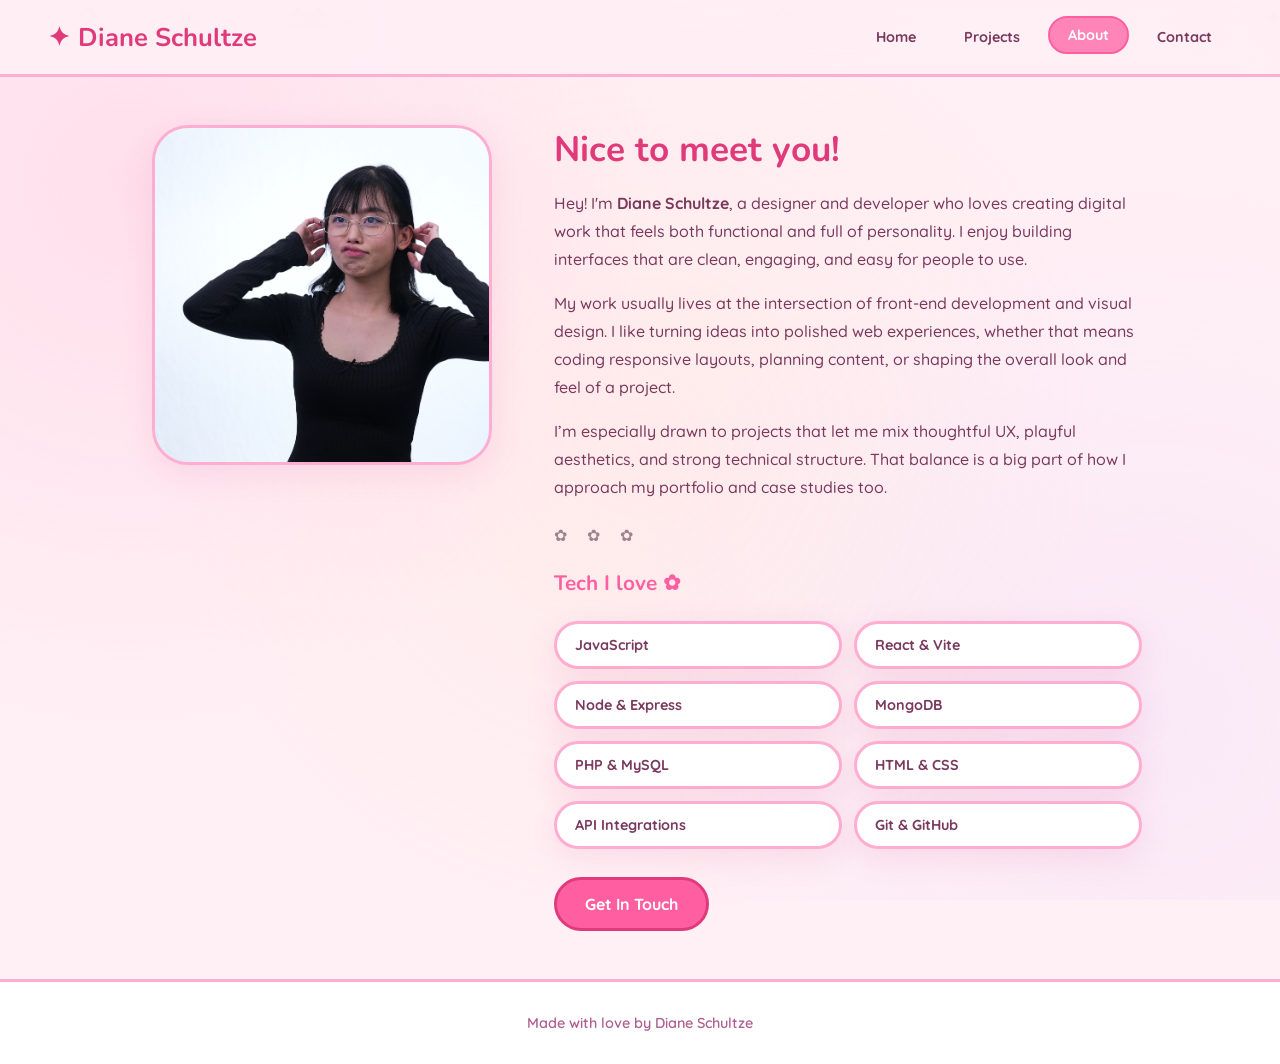
<file: about.html>
<!DOCTYPE html>
<html lang="en">
<head>
  <meta charset="UTF-8">
  <meta name="viewport" content="width=device-width, initial-scale=1.0">
  <title>Diane Schultze | About</title>
  <link rel="stylesheet" href="styles/main.css">
</head>
<body>
  <div class="floaties" id="floaties"></div>

  <nav>
    <a class="nav-logo" href="index.html"><span>✦</span> Diane Schultze</a>
    <div class="nav-links">
      <a href="index.html">Home</a>
      <a href="projects.html">Projects</a>
      <a href="about.html" class="active">About</a>
      <a href="contact.html">Contact</a>
    </div>
  </nav>

  <main class="section fade-in">
    <div class="about-grid">
      <div>
        <div class="about-avatar" style="object-fit:cover;overflow:hidden;">
          <img src="assets/me/about.JPG" alt="Diane Schultze profile picture" style="width:100%;height:100%;object-fit:cover; position: center;">
        </div>
      </div>

      <div class="about-content">
        <h2>Nice to meet you!</h2>
        <p>Hey! I'm <strong>Diane Schultze</strong>, a designer and developer who loves creating digital work that feels both functional and full of personality. I enjoy building interfaces that are clean, engaging, and easy for people to use.</p>
        <p>My work usually lives at the intersection of front-end development and visual design. I like turning ideas into polished web experiences, whether that means coding responsive layouts, planning content, or shaping the overall look and feel of a project.</p>
        <p>I’m especially drawn to projects that let me mix thoughtful UX, playful aesthetics, and strong technical structure. That balance is a big part of how I approach my portfolio and case studies too.</p>

        <div class="kawaii-divider" style="text-align:left;padding:8px 0;font-size:1rem;letter-spacing:8px;">✿ ✿ ✿</div>

        <h3 style="font-family:'Nunito',cursive;color:var(--pink-500);font-size:1.3rem;margin:16px 0 12px;">Tech I love ✿</h3>

        <div class="skills-grid">
          <div class="skill-pill">JavaScript</div>
          <div class="skill-pill">React & Vite</div>
          <div class="skill-pill">Node & Express</div>
          <div class="skill-pill">MongoDB</div>
          <div class="skill-pill">PHP & MySQL</div>
          <div class="skill-pill">HTML & CSS</div>
          <div class="skill-pill">API Integrations</div>
          <div class="skill-pill">Git & GitHub</div>
        </div>

        <div style="margin-top:28px;display:flex;gap:12px;flex-wrap:wrap;">
          <a class="btn btn-primary" href="contact.html">Get In Touch</a>
        </div>
      </div>
    </div>
  </main>

  <footer>
    <p>Made with love by Diane Schultze</p>
  </footer>


  <script src="scripts/main.js"></script>
</body>
</html>
</file>
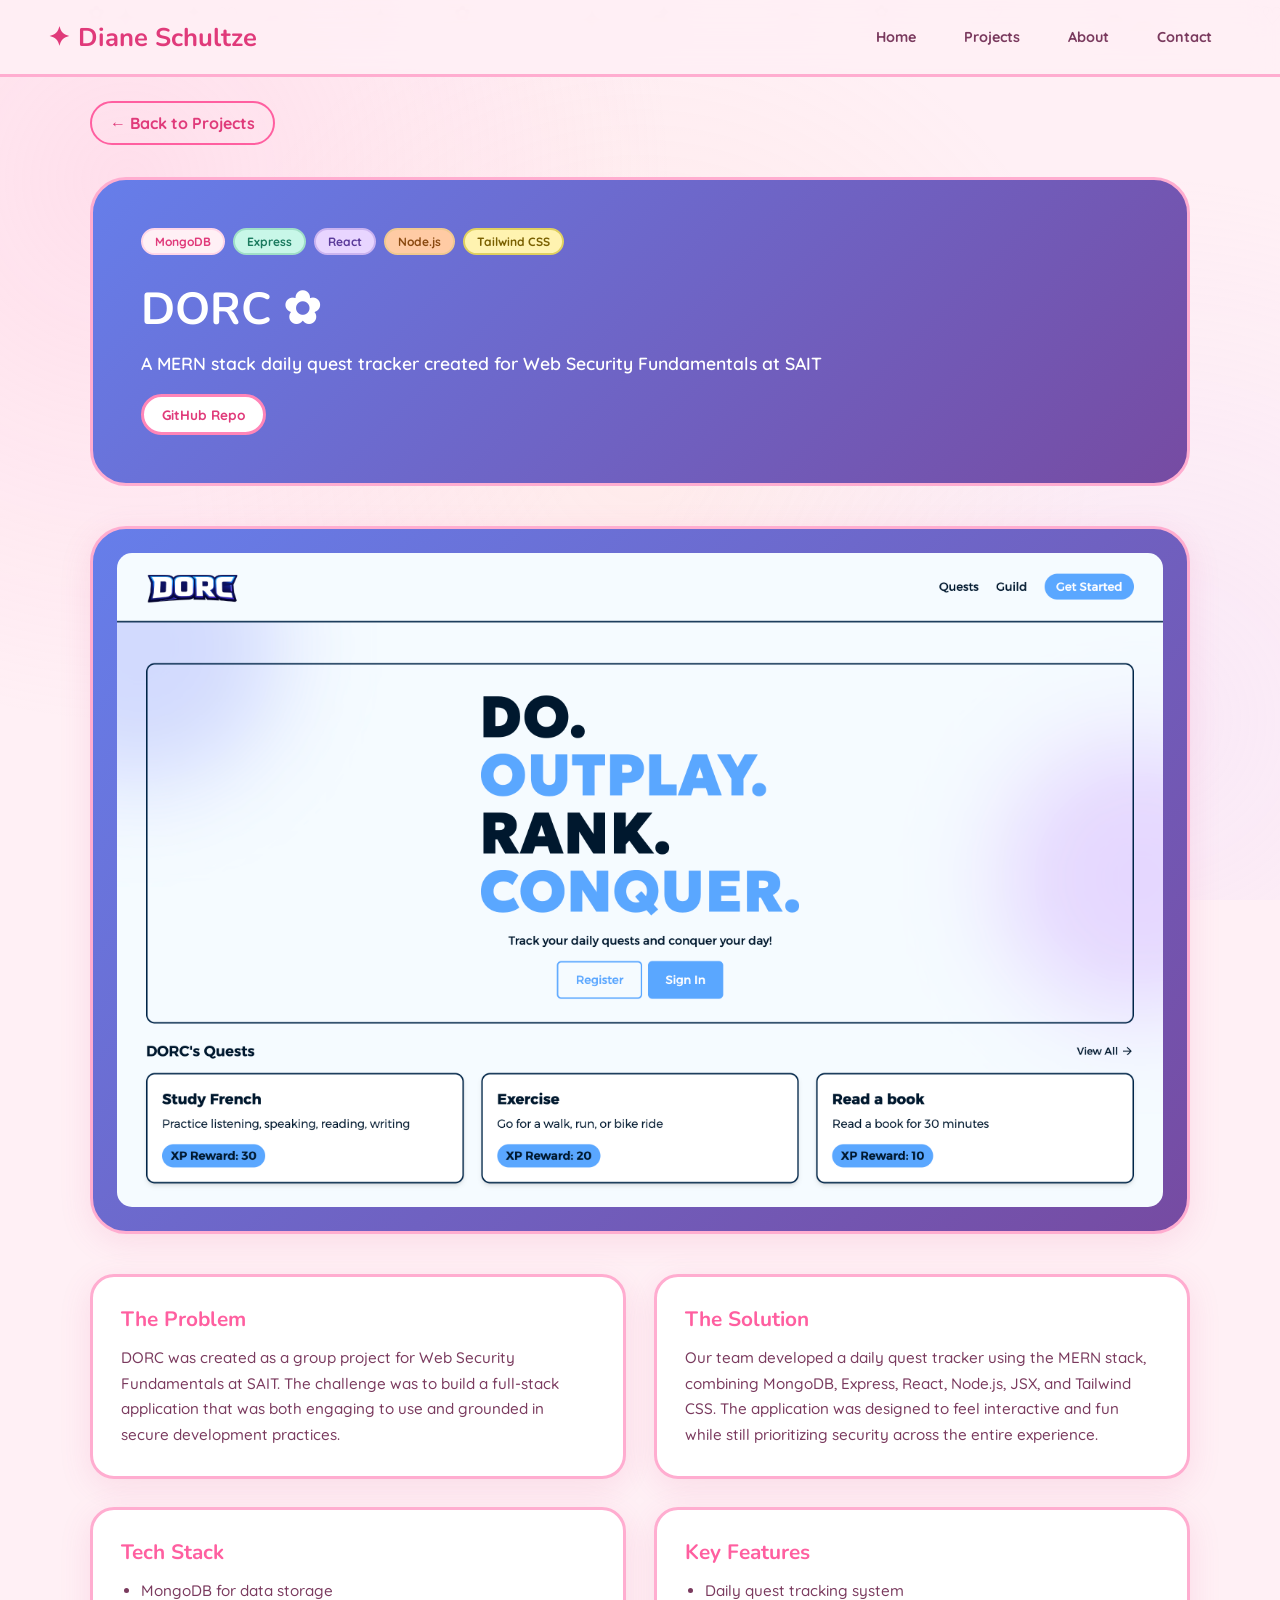
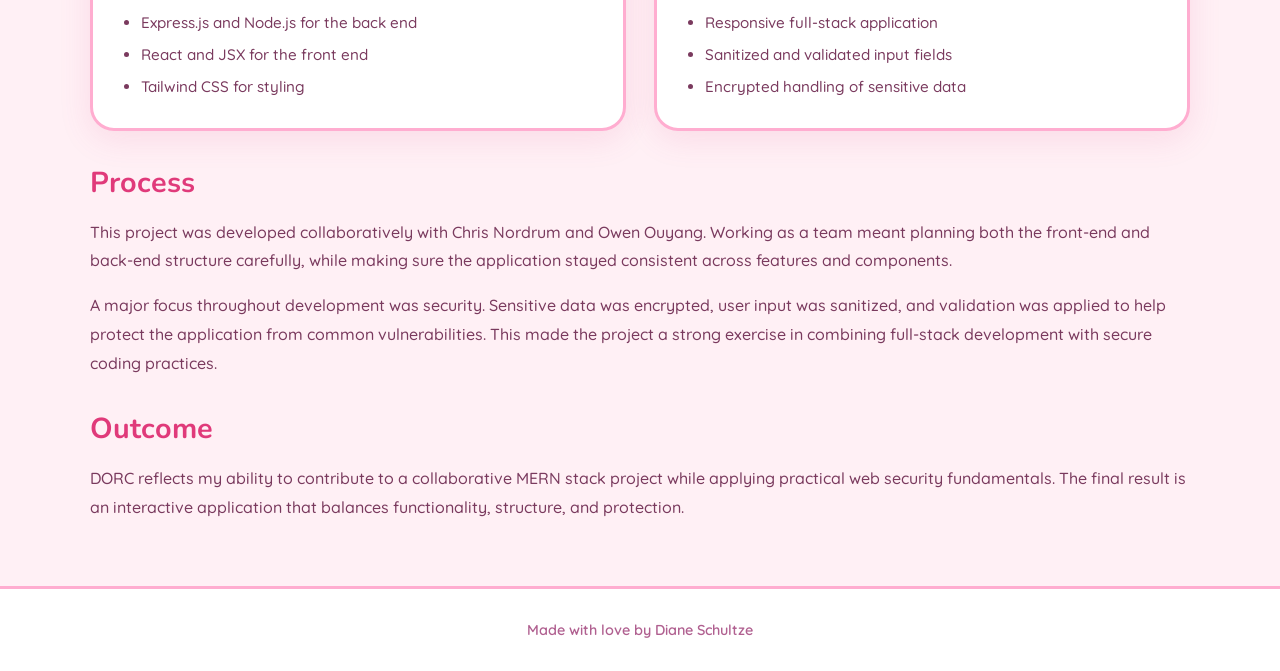
<file: case-studies/dorc.html>
<!DOCTYPE html>
<html lang="en">
<head>
  <meta charset="UTF-8">
  <meta name="viewport" content="width=device-width, initial-scale=1.0">
  <title>Diane Schultze | DORC</title>
  <link rel="stylesheet" href="../styles/main.css">
</head>
<body>
  <div class="floaties" id="floaties"></div>

  <nav>
    <a class="nav-logo" href="../index.html"><span>✦</span> Diane Schultze</a>
    <div class="nav-links">
      <a href="../index.html">Home</a>
      <a href="../projects.html">Projects</a>
      <a href="../about.html">About</a>
      <a href="../contact.html">Contact</a>
    </div>
  </nav>

  <div class="container">
    <a class="back-btn" href="../projects.html">← Back to Projects</a>
  </div>

  <section class="case-hero-wrap">
    <div class="container">
      <div class="case-hero grad-dorc fade-in">
        <div class="case-tags">
          <span class="tag">MongoDB</span>
          <span class="tag teal">Express</span>
          <span class="tag lav">React</span>
          <span class="tag peach">Node.js</span>
          <span class="tag yel">Tailwind CSS</span>
        </div>
        <h1 style="color: white;">DORC ✿</h1>
        <p style="color: white;" class="subtitle">A MERN stack daily quest tracker created for Web Security Fundamentals at SAIT</p>
        <div class="case-links">
          <a href="https://github.com/chrisnordrum/dorc-app" target="_blank" rel="noreferrer" class="btn btn-outline btn-sm">GitHub Repo</a>
        </div>
      </div>
    </div>
  </section>

  <section class="case-mockup">
    <div class="container">
      <div class="mockup-img grad-dorc">
        <img src="../assets/heroImg/dorc.png" alt="DORC Application Mockup Image" style="border-radius: 15px;">
      </div>
    </div>
  </section>

  <main class="case-content">
    <div class="container">
      <div class="case-grid stagger">
        <div class="case-box">
          <h3>The Problem</h3>
          <p>
            DORC was created as a group project for Web Security Fundamentals at SAIT. The challenge was to build a full-stack application that was both engaging to use and grounded in secure development practices.
          </p>
        </div>

        <div class="case-box">
          <h3>The Solution</h3>
          <p>
            Our team developed a daily quest tracker using the MERN stack, combining MongoDB, Express, React, Node.js, JSX, and Tailwind CSS. The application was designed to feel interactive and fun while still prioritizing security across the entire experience.
          </p>
        </div>

        <div class="case-box">
          <h3>Tech Stack</h3>
          <ul>
            <li>MongoDB for data storage</li>
            <li>Express.js and Node.js for the back end</li>
            <li>React and JSX for the front end</li>
            <li>Tailwind CSS for styling</li>
          </ul>
        </div>

        <div class="case-box">
          <h3>Key Features</h3>
          <ul>
            <li>Daily quest tracking system</li>
            <li>Responsive full-stack application</li>
            <li>Sanitized and validated input fields</li>
            <li>Encrypted handling of sensitive data</li>
          </ul>
        </div>
      </div>

      <h2 class="case-section-title">Process</h2>
      <p class="case-text">
        This project was developed collaboratively with Chris Nordrum and Owen Ouyang. Working as a team meant planning both the front-end and back-end structure carefully, while making sure the application stayed consistent across features and components.
      </p>
      <p class="case-text">
        A major focus throughout development was security. Sensitive data was encrypted, user input was sanitized, and validation was applied to help protect the application from common vulnerabilities. This made the project a strong exercise in combining full-stack development with secure coding practices.
      </p>

      <h2 class="case-section-title">Outcome</h2>
      <p class="case-text">
        DORC reflects my ability to contribute to a collaborative MERN stack project while applying practical web security fundamentals. The final result is an interactive application that balances functionality, structure, and protection.
      </p>
    </div>
  </main>

  <footer>
    <p>Made with love by Diane Schultze</p>
  </footer>

  <script src="../scripts/main.js"></script>
</body>
</html>
</file>
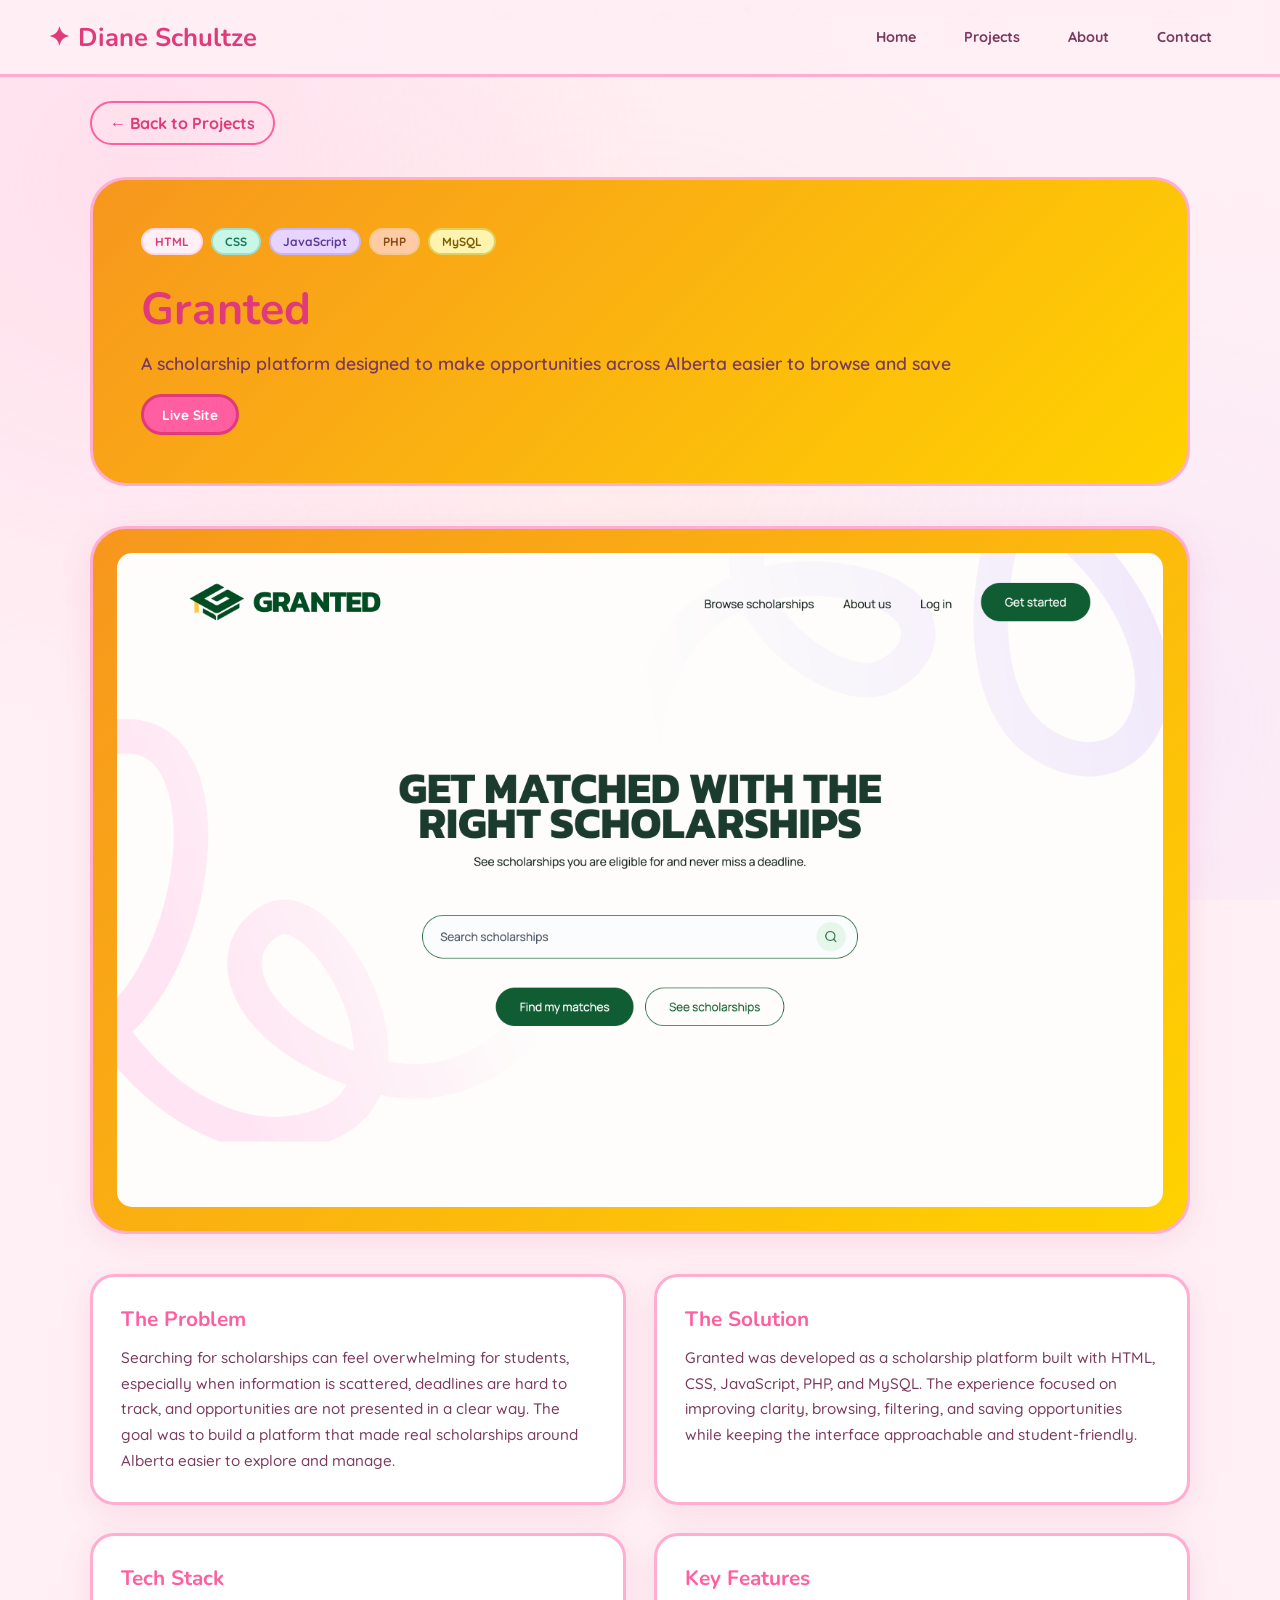
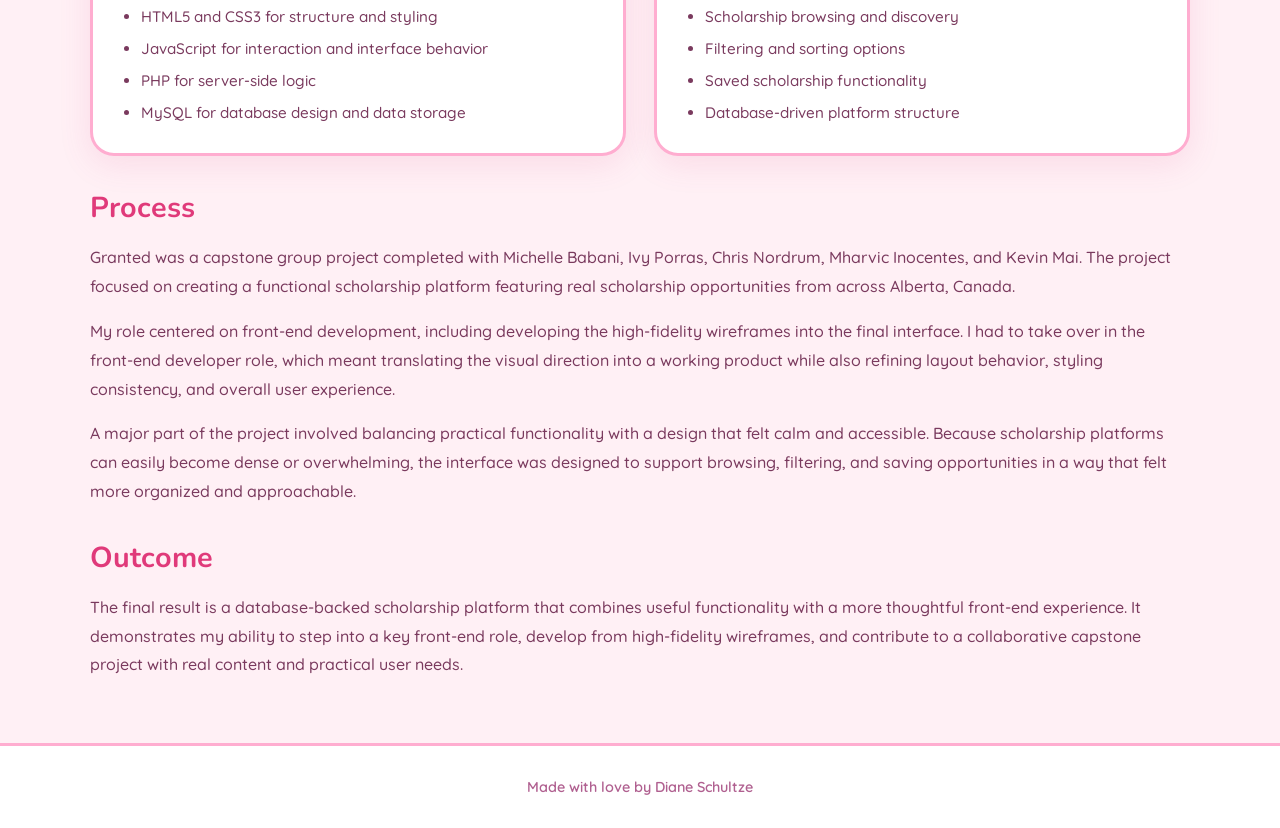
<file: case-studies/granted.html>
<!DOCTYPE html>
<html lang="en">
<head>
  <meta charset="UTF-8">
  <meta name="viewport" content="width=device-width, initial-scale=1.0">
  <title>Diane Schultze | Granted</title>
  <link rel="stylesheet" href="../styles/main.css">
</head>
<body>
  <div class="floaties" id="floaties"></div>

  <nav>
    <a class="nav-logo" href="../index.html"><span>✦</span> Diane Schultze</a>
    <div class="nav-links">
      <a href="../index.html">Home</a>
      <a href="../projects.html">Projects</a>
      <a href="../about.html">About</a>
      <a href="../contact.html">Contact</a>
    </div>
  </nav>

  <div class="container back-btn-wrap">
    <a class="back-btn" href="../projects.html">← Back to Projects</a>
  </div>

  <section class="case-hero-wrap">
    <div class="container">
      <div class="case-hero grad-granted fade-in">
        <div class="case-tags">
          <span class="tag">HTML</span>
          <span class="tag teal">CSS</span>
          <span class="tag lav">JavaScript</span>
          <span class="tag peach">PHP</span>
          <span class="tag yel">MySQL</span>
        </div>

        <h1>Granted</h1>
        <p class="subtitle">A scholarship platform designed to make opportunities across Alberta easier to browse and save</p>

        <div class="case-links">
          <a href="https://dev.interactivedesign.ca/~minocentes/grantedv3/" target="_blank" rel="noreferrer" class="btn btn-primary btn-sm">Live Site</a>
        </div>
      </div>
    </div>
  </section>

  <section class="case-mockup">
    <div class="container">
      <div class="mockup-img grad-granted">
        <img src="../assets/heroImg/granted.png" alt="Granted scholarship platform mockup image" style="border-radius: 15px;">
      </div>
    </div>
  </section>

  <main class="case-content">
    <div class="container">
      <div class="case-grid stagger">
        <div class="case-box">
          <h3>The Problem</h3>
          <p>Searching for scholarships can feel overwhelming for students, especially when information is scattered, deadlines are hard to track, and opportunities are not presented in a clear way. The goal was to build a platform that made real scholarships around Alberta easier to explore and manage.</p>
        </div>

        <div class="case-box">
          <h3>The Solution</h3>
          <p>Granted was developed as a scholarship platform built with HTML, CSS, JavaScript, PHP, and MySQL. The experience focused on improving clarity, browsing, filtering, and saving opportunities while keeping the interface approachable and student-friendly.</p>
        </div>

        <div class="case-box">
          <h3>Tech Stack</h3>
          <ul>
            <li>HTML5 and CSS3 for structure and styling</li>
            <li>JavaScript for interaction and interface behavior</li>
            <li>PHP for server-side logic</li>
            <li>MySQL for database design and data storage</li>
          </ul>
        </div>

        <div class="case-box">
          <h3>Key Features</h3>
          <ul>
            <li>Scholarship browsing and discovery</li>
            <li>Filtering and sorting options</li>
            <li>Saved scholarship functionality</li>
            <li>Database-driven platform structure</li>
          </ul>
        </div>
      </div>

      <h2 class="case-section-title">Process</h2>
      <p class="case-text">
        Granted was a capstone group project completed with Michelle Babani, Ivy Porras, Chris Nordrum, Mharvic Inocentes, and Kevin Mai. The project focused on creating a functional scholarship platform featuring real scholarship opportunities from across Alberta, Canada.
      </p>
      <p class="case-text">
        My role centered on front-end development, including developing the high-fidelity wireframes into the final interface. I had to take over in the front-end developer role, which meant translating the visual direction into a working product while also refining layout behavior, styling consistency, and overall user experience.
      </p>
      <p class="case-text">
        A major part of the project involved balancing practical functionality with a design that felt calm and accessible. Because scholarship platforms can easily become dense or overwhelming, the interface was designed to support browsing, filtering, and saving opportunities in a way that felt more organized and approachable.
      </p>

      <h2 class="case-section-title">Outcome</h2>
      <p class="case-text">
        The final result is a database-backed scholarship platform that combines useful functionality with a more thoughtful front-end experience. It demonstrates my ability to step into a key front-end role, develop from high-fidelity wireframes, and contribute to a collaborative capstone project with real content and practical user needs.
      </p>
    </div>
  </main>

  <footer>
    <p>Made with love by Diane Schultze</p>
  </footer>

  <script src="../scripts/main.js"></script>
</body>
</html>
</file>
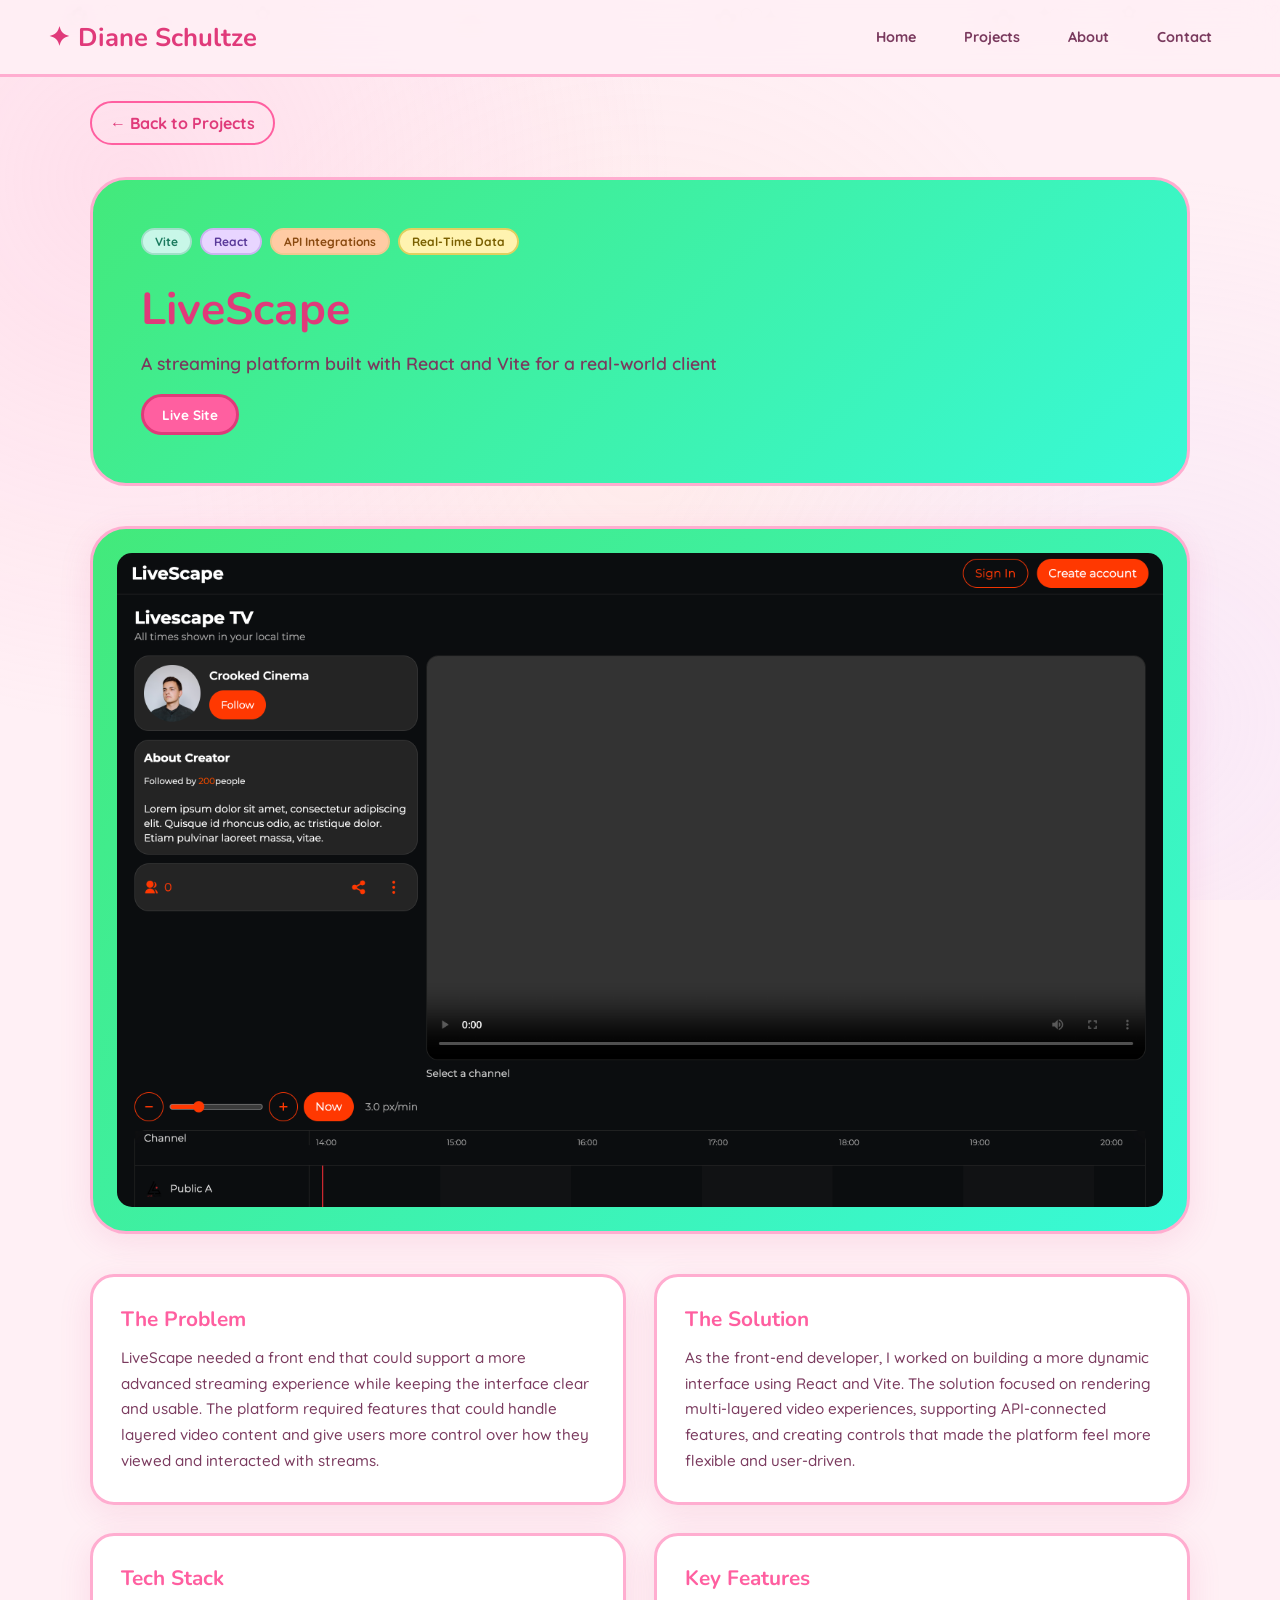
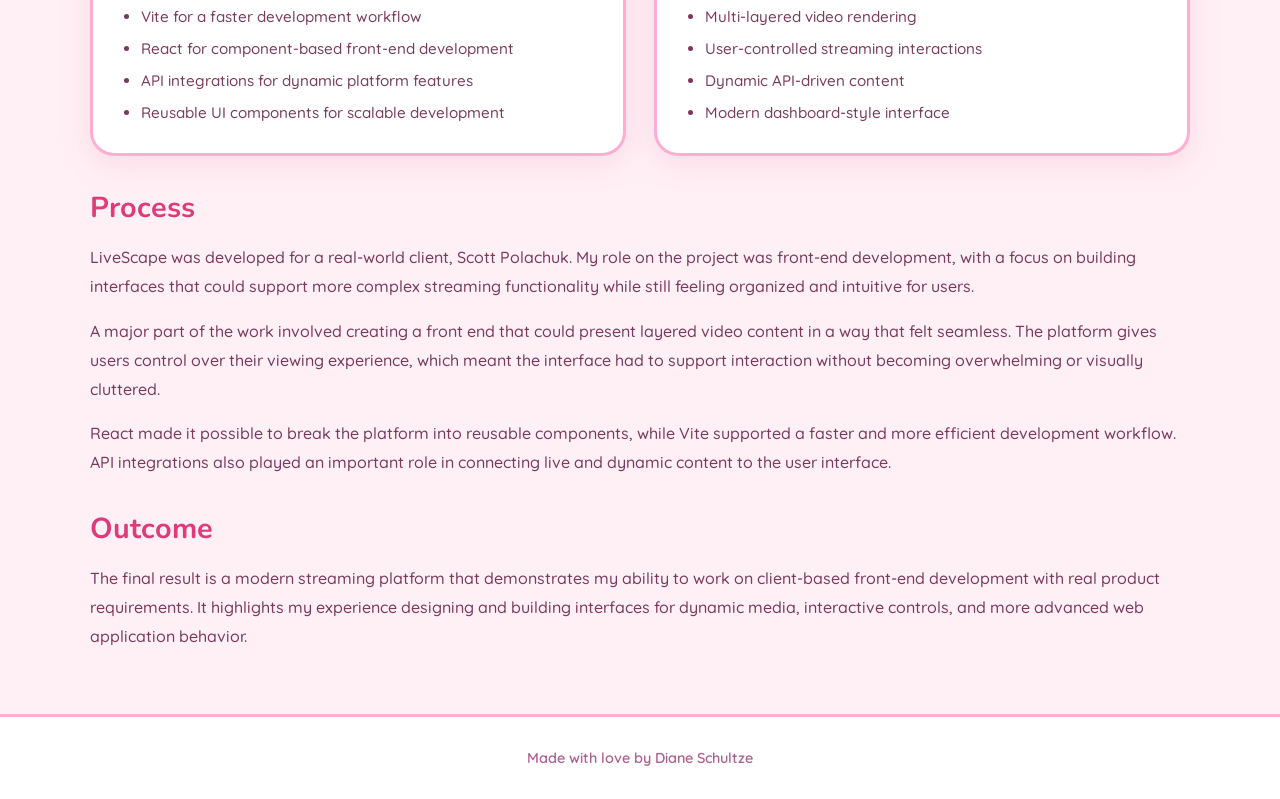
<file: case-studies/livescape.html>
<!DOCTYPE html>
<html lang="en">
<head>
  <meta charset="UTF-8">
  <meta name="viewport" content="width=device-width, initial-scale=1.0">
  <title>Diane Schultze | LiveScape</title>
  <link rel="stylesheet" href="../styles/main.css">
</head>
<body>
  <div class="floaties" id="floaties"></div>

  <nav>
    <a class="nav-logo" href="../index.html"><span>✦</span> Diane Schultze</a>
    <div class="nav-links">
      <a href="../index.html">Home</a>
      <a href="../projects.html">Projects</a>
      <a href="../about.html">About</a>
      <a href="../contact.html">Contact</a>
    </div>
  </nav>

  <div class="container back-btn-wrap">
    <a class="back-btn" href="../projects.html">← Back to Projects</a>
  </div>

  <section class="case-hero-wrap">
    <div class="container">
      <div class="case-hero grad-livescape fade-in">
        <div class="case-tags">
          <span class="tag teal">Vite</span>
          <span class="tag lav">React</span>
          <span class="tag peach">API Integrations</span>
          <span class="tag yel">Real-Time Data</span>
        </div>

        <h1>LiveScape</h1>
        <p class="subtitle">A streaming platform built with React and Vite for a real-world client</p>

        <div class="case-links">
          <a href="https://livescape.tv/" target="_blank" rel="noreferrer" class="btn btn-primary btn-sm">Live Site</a>
        </div>
      </div>
    </div>
  </section>

  <section class="case-mockup">
    <div class="container">
      <div class="mockup-img grad-livescape">
        <img src="../assets/heroImg/livescape.png" alt="LiveScape application mockup image" style="border-radius: 15px;">
      </div>
    </div>
  </section>

  <main class="case-content">
    <div class="container">
      <div class="case-grid stagger">
        <div class="case-box">
          <h3>The Problem</h3>
          <p>LiveScape needed a front end that could support a more advanced streaming experience while keeping the interface clear and usable. The platform required features that could handle layered video content and give users more control over how they viewed and interacted with streams.</p>
        </div>

        <div class="case-box">
          <h3>The Solution</h3>
          <p>As the front-end developer, I worked on building a more dynamic interface using React and Vite. The solution focused on rendering multi-layered video experiences, supporting API-connected features, and creating controls that made the platform feel more flexible and user-driven.</p>
        </div>

        <div class="case-box">
          <h3>Tech Stack</h3>
          <ul>
            <li>Vite for a faster development workflow</li>
            <li>React for component-based front-end development</li>
            <li>API integrations for dynamic platform features</li>
            <li>Reusable UI components for scalable development</li>
          </ul>
        </div>

        <div class="case-box">
          <h3>Key Features</h3>
          <ul>
            <li>Multi-layered video rendering</li>
            <li>User-controlled streaming interactions</li>
            <li>Dynamic API-driven content</li>
            <li>Modern dashboard-style interface</li>
          </ul>
        </div>
      </div>

      <h2 class="case-section-title">Process</h2>
      <p class="case-text">
        LiveScape was developed for a real-world client, Scott Polachuk. My role on the project was front-end development, with a focus on building interfaces that could support more complex streaming functionality while still feeling organized and intuitive for users.
      </p>
      <p class="case-text">
        A major part of the work involved creating a front end that could present layered video content in a way that felt seamless. The platform gives users control over their viewing experience, which meant the interface had to support interaction without becoming overwhelming or visually cluttered.
      </p>
      <p class="case-text">
        React made it possible to break the platform into reusable components, while Vite supported a faster and more efficient development workflow. API integrations also played an important role in connecting live and dynamic content to the user interface.
      </p>

      <h2 class="case-section-title">Outcome</h2>
      <p class="case-text">
        The final result is a modern streaming platform that demonstrates my ability to work on client-based front-end development with real product requirements. It highlights my experience designing and building interfaces for dynamic media, interactive controls, and more advanced web application behavior.
      </p>
    </div>
  </main>

  <footer>
    <p>Made with love by Diane Schultze</p>
  </footer>

  <script src="../scripts/main.js"></script>
</body>
</html>
</file>
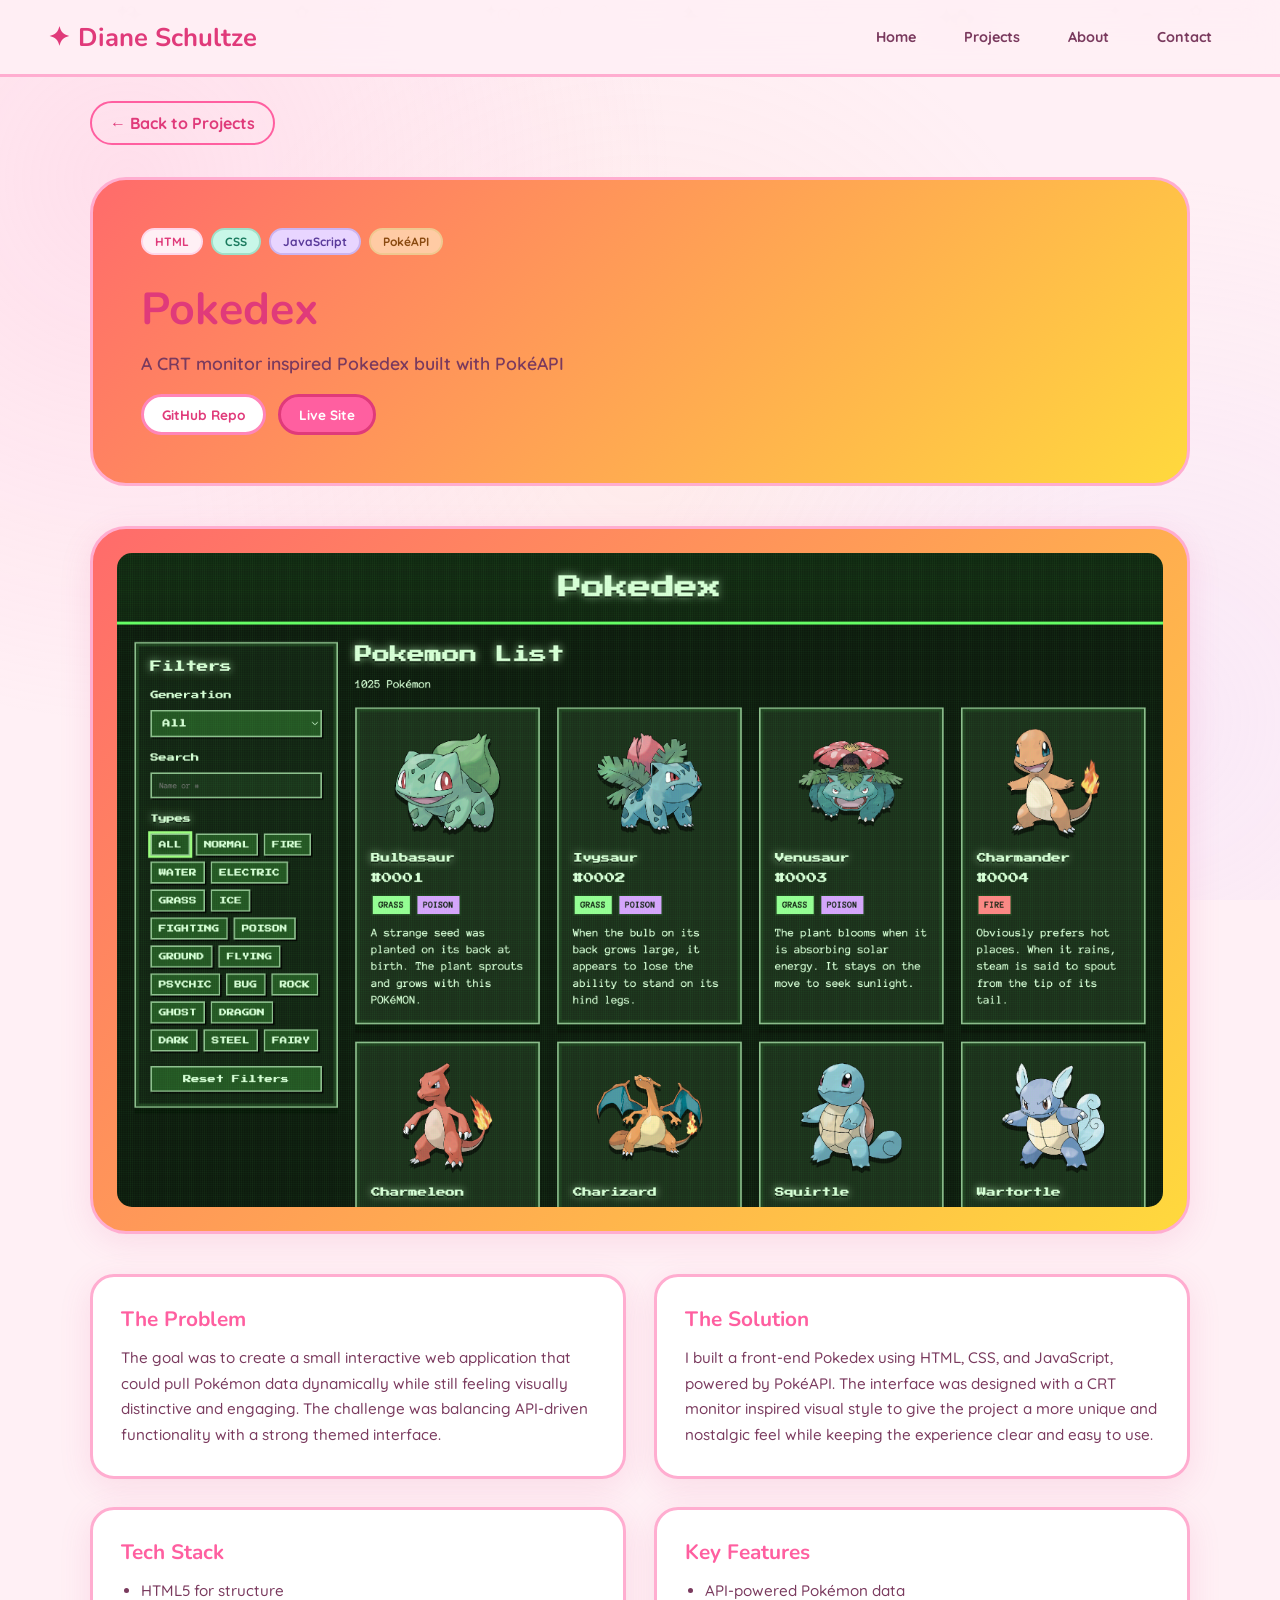
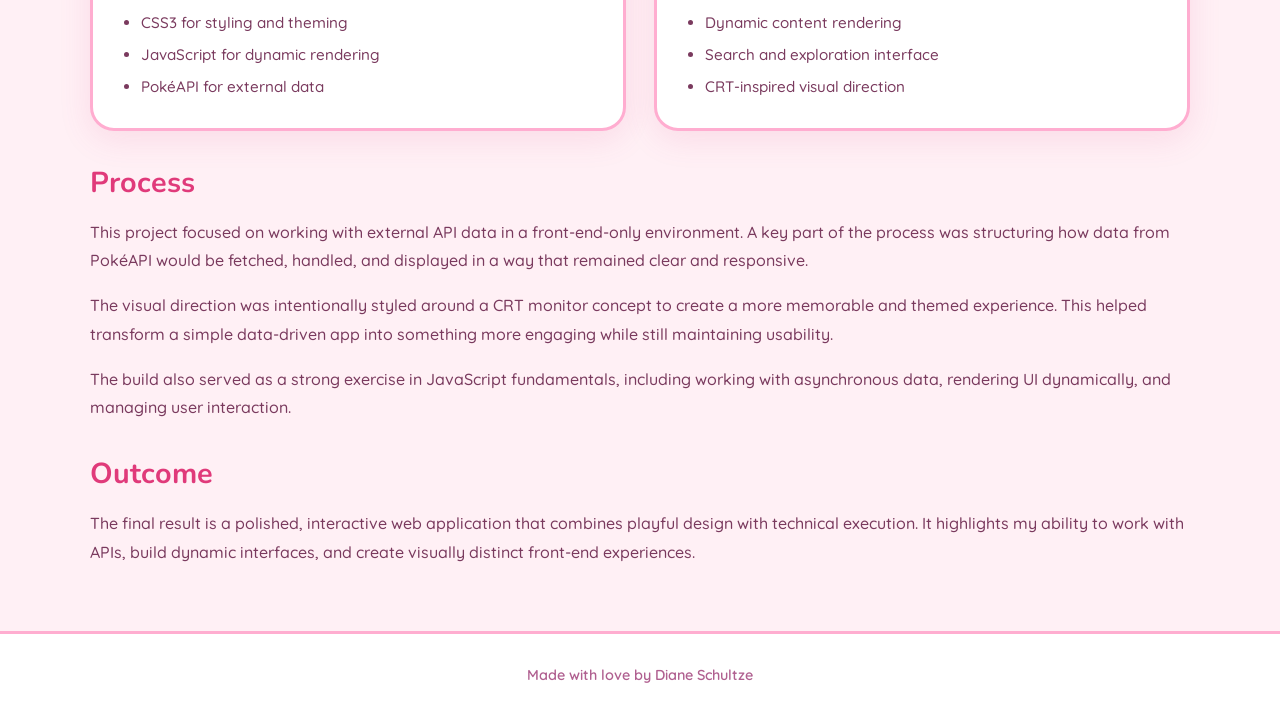
<file: case-studies/pokedex.html>
<!DOCTYPE html>
<html lang="en">
<head>
  <meta charset="UTF-8">
  <meta name="viewport" content="width=device-width, initial-scale=1.0">
  <title>Diane Schultze | Pokedex</title>
  <link rel="stylesheet" href="../styles/main.css">
</head>
<body>
  <div class="floaties" id="floaties"></div>

  <nav>
    <a class="nav-logo" href="../index.html"><span>✦</span> Diane Schultze</a>
    <div class="nav-links">
      <a href="../index.html">Home</a>
      <a href="../projects.html">Projects</a>
      <a href="../about.html">About</a>
      <a href="../contact.html">Contact</a>
    </div>
  </nav>

  <div class="container back-btn-wrap">
    <a class="back-btn" href="../projects.html">← Back to Projects</a>
  </div>

  <section class="case-hero-wrap">
    <div class="container">
      <div class="case-hero grad-pokedex fade-in">
        <div class="case-tags">
          <span class="tag">HTML</span>
          <span class="tag teal">CSS</span>
          <span class="tag lav">JavaScript</span>
          <span class="tag peach">PokéAPI</span>
        </div>

        <h1>Pokedex</h1>
        <p class="subtitle">A CRT monitor inspired Pokedex built with PokéAPI</p>

        <div class="case-links">
          <a href="https://github.com/DianeSchultze/pokedex" target="_blank" rel="noreferrer" class="btn btn-outline btn-sm">GitHub Repo</a>
          <a href="https://dianeschultze.github.io/pokedex/" target="_blank" rel="noreferrer" class="btn btn-primary btn-sm">Live Site</a>
        </div>
      </div>
    </div>
  </section>

  <section class="case-mockup">
    <div class="container">
      <div class="mockup-img grad-pokedex">
        <img src="../assets/heroImg/pokedex.png" alt="Pokedex application mockup image" style="border-radius: 15px;">
      </div>
    </div>
  </section>

  <main class="case-content">
    <div class="container">
      <div class="case-grid stagger">
        <div class="case-box">
          <h3>The Problem</h3>
          <p>The goal was to create a small interactive web application that could pull Pokémon data dynamically while still feeling visually distinctive and engaging. The challenge was balancing API-driven functionality with a strong themed interface.</p>
        </div>

        <div class="case-box">
          <h3>The Solution</h3>
          <p>I built a front-end Pokedex using HTML, CSS, and JavaScript, powered by PokéAPI. The interface was designed with a CRT monitor inspired visual style to give the project a more unique and nostalgic feel while keeping the experience clear and easy to use.</p>
        </div>

        <div class="case-box">
          <h3>Tech Stack</h3>
          <ul>
            <li>HTML5 for structure</li>
            <li>CSS3 for styling and theming</li>
            <li>JavaScript for dynamic rendering</li>
            <li>PokéAPI for external data</li>
          </ul>
        </div>

        <div class="case-box">
          <h3>Key Features</h3>
          <ul>
            <li>API-powered Pokémon data</li>
            <li>Dynamic content rendering</li>
            <li>Search and exploration interface</li>
            <li>CRT-inspired visual direction</li>
          </ul>
        </div>
      </div>

      <h2 class="case-section-title">Process</h2>
      <p class="case-text">
        This project focused on working with external API data in a front-end-only environment. A key part of the process was structuring how data from PokéAPI would be fetched, handled, and displayed in a way that remained clear and responsive.
      </p>
      <p class="case-text">
        The visual direction was intentionally styled around a CRT monitor concept to create a more memorable and themed experience. This helped transform a simple data-driven app into something more engaging while still maintaining usability.
      </p>
      <p class="case-text">
        The build also served as a strong exercise in JavaScript fundamentals, including working with asynchronous data, rendering UI dynamically, and managing user interaction.
      </p>

      <h2 class="case-section-title">Outcome</h2>
      <p class="case-text">
        The final result is a polished, interactive web application that combines playful design with technical execution. It highlights my ability to work with APIs, build dynamic interfaces, and create visually distinct front-end experiences.
      </p>
    </div>
  </main>

  <footer>
    <p>Made with love by Diane Schultze</p>
  </footer>

  <script src="../scripts/main.js"></script>
</body>
</html>
</file>
<file: styles/main.css>
@import url('https://fonts.googleapis.com/css2?family=Nunito:ital,wght@0,200..1000;1,200..1000&family=Quicksand:wght@300..700&display=swap');

:root {
  --pink-100: #fff0f5;
  --pink-200: #ffd6e8;
  --pink-300: #ffadd0;
  --pink-400: #ff85b8;
  --pink-500: #ff5fa0;
  --pink-600: #e03a7a;
  --peach: #ffcba4;
  --lavender: #e8d5ff;
  --mint: #c8f7e8;
  --yellow: #fff3b0;
  --white: #fffafc;
  --text-dark: #3d1a2e;
  --text-mid: #7a3a5e;
  --text-light: #b06090;
  --card-shadow: 0 8px 32px rgba(220, 80, 140, 0.13);
  --border-cute: 3px solid var(--pink-300);
  --radius: 24px;
  --radius-lg: 36px;
  --pad: 48px;
  --container-width: 1100px;
}

* {
  box-sizing: border-box;
  margin: 0;
  padding: 0;
}

html {
  scroll-behavior: smooth;
}

body {
  font-family: 'Quicksand', sans-serif;
  background: var(--pink-100);
  color: var(--text-dark);
  min-height: 100vh;
  overflow-x: hidden;
  position: relative;
}

body::before {
  content: '';
  position: fixed;
  inset: 0;
  background:
    radial-gradient(circle at 10% 20%, rgba(255, 173, 208, 0.25) 0%, transparent 40%),
    radial-gradient(circle at 90% 80%, rgba(232, 213, 255, 0.25) 0%, transparent 40%),
    radial-gradient(circle at 50% 50%, rgba(255, 203, 164, 0.12) 0%, transparent 60%);
  pointer-events: none;
  z-index: 0;
}

img {
  max-width: 100%;
  display: block;
}

a {
  color: inherit;
}

.container {
  width: min(100%, calc(var(--container-width) + (var(--pad) * 2)));
  margin: 0 auto;
  padding-inline: var(--pad);
  position: relative;
  z-index: 1;
}

.floaties {
  position: fixed;
  inset: 0;
  pointer-events: none;
  z-index: 0;
  overflow: hidden;
}

.floaty {
  position: absolute;
  font-size: 1.5rem;
  opacity: 0.18;
  animation: floatUp linear infinite;
}

@keyframes floatUp {
  0% {
    transform: translateY(110vh) rotate(0deg);
    opacity: 0;
  }
  10% {
    opacity: 0.18;
  }
  90% {
    opacity: 0.18;
  }
  100% {
    transform: translateY(-10vh) rotate(360deg);
    opacity: 0;
  }
}

nav {
  position: sticky;
  top: 0;
  z-index: 100;
  background: rgba(255, 240, 245, 0.88);
  backdrop-filter: blur(16px);
  border-bottom: 3px solid var(--pink-300);
  padding: 18px var(--pad);
  display: flex;
  align-items: center;
  justify-content: space-between;
  gap: 16px;
  flex-wrap: wrap;
}

.nav-logo {
  font-family: 'nunito', cursive;
  font-weight: 700;
  font-size: 1.6rem;
  color: var(--pink-600);
  text-decoration: none;
  display: flex;
  align-items: center;
  gap: 8px;
}

.nav-logo span {
  animation: wiggle 2s ease-in-out infinite;
  display: inline-block;
}

@keyframes wiggle {
  0%, 100% {
    transform: rotate(-8deg);
  }
  50% {
    transform: rotate(8deg);
  }
}

.nav-links {
  display: flex;
  gap: 8px;
  flex-wrap: wrap;
}

.nav-links a {
  font-weight: 700;
  font-size: 0.9rem;
  text-decoration: none;
  padding: 8px 18px;
  border-radius: 999px;
  color: var(--text-mid);
  border: 2px solid transparent;
  transition: all 0.2s;
}

.nav-links a:hover,
.nav-links a.active {
  background: var(--pink-400);
  color: white;
  border-color: var(--pink-500);
  transform: translateY(-2px);
}

.hero {
  padding: calc(var(--pad) * 1.5) var(--pad);
  display: grid;
  grid-template-columns: 1fr 1fr;
  gap: 48px;
  align-items: center;
  max-width: 1100px;
  margin: 0 auto;
  position: relative;
  z-index: 1;
}

.hero-text h1 {
  font-family: 'nunito', sans-serif;
  font-size: clamp(2.2rem, 5vw, 3.8rem);
  color: var(--pink-600);
  line-height: 1.15;
  margin-bottom: 16px;
}

.hero-text h1 em {
  color: var(--text-dark);
  font-style: normal;
}

.hero-text p {
  font-size: 1.15rem;
  color: var(--text-mid);
  line-height: 1.7;
  margin-bottom: 28px;
  font-weight: 500;
}

.hero-btns {
  display: flex;
  gap: 14px;
  flex-wrap: wrap;
}

.btn {
  display: inline-flex;
  align-items: center;
  gap: 8px;
  padding: 14px 28px;
  border-radius: 999px;
  font-family: 'Quicksand', sans-serif;
  font-weight: 700;
  font-size: 1rem;
  text-decoration: none;
  border: 3px solid;
  cursor: pointer;
  transition: all 0.2s;
  white-space: nowrap;
}

.btn-primary {
  background: var(--pink-500);
  color: white;
  border-color: var(--pink-600);
}

.btn-primary:hover {
  background: var(--pink-600);
  transform: translateY(-3px);
  box-shadow: 0 8px 20px rgba(220, 80, 140, 0.3);
}

.btn-outline {
  background: white;
  color: var(--pink-600);
  border-color: var(--pink-400);
}

.btn-outline:hover {
  background: var(--pink-200);
  transform: translateY(-3px);
}

.btn-sm {
  padding: 9px 18px;
  font-size: 0.85rem;
}

.hero-image {
  display: flex;
  justify-content: center;
  align-items: center;
  position: relative;
}

.avatar-frame {
  width: 300px;
  height: 300px;
  border-radius: 50%;
  background: linear-gradient(135deg, var(--pink-300), var(--lavender));
  border: 6px solid white;
  box-shadow: 0 0 0 6px var(--pink-300), var(--card-shadow);
  display: flex;
  align-items: center;
  justify-content: center;
  font-size: 7rem;
  position: relative;
  overflow: hidden;
}

.avatar-frame::after {
  content: '';
  position: absolute;
  inset: 0;
  background: linear-gradient(135deg, rgba(255, 255, 255, 0.3) 0%, transparent 60%);
}

.hero-deco {
  position: absolute;
  font-size: 2rem;
  animation: orbit 6s linear infinite;
}

.hero-deco:nth-child(2) {
  animation-delay: -2s;
}

.hero-deco:nth-child(3) {
  animation-delay: -4s;
}

@keyframes orbit {
  0% {
    transform: rotate(0deg) translateX(160px) rotate(0deg);
  }
  100% {
    transform: rotate(360deg) translateX(160px) rotate(-360deg);
  }
}

.stats-strip {
  background: white;
  border-top: var(--border-cute);
  border-bottom: var(--border-cute);
  padding: 24px var(--pad);
  display: flex;
  justify-content: center;
  gap: 48px;
  flex-wrap: wrap;
  position: relative;
  z-index: 1;
}

.section {
  padding: var(--pad);
  max-width: 1100px;
  margin: 0 auto;
  position: relative;
  z-index: 1;
}

.section-header {
  text-align: center;
  margin-bottom: 40px;
}

.section-header h2 {
  font-family: 'nunito', sans-serif;
  font-size: clamp(1.8rem, 4vw, 2.6rem);
  color: var(--pink-600);
  margin-bottom: 10px;
}

.section-header p {
  color: var(--text-mid);
  font-size: 1.05rem;
  font-weight: 500;
}

.kawaii-divider {
  text-align: center;
  font-size: 1.5rem;
  padding: 8px 0;
  opacity: 0.5;
  letter-spacing: 12px;
}

.projects-grid {
  display: grid;
  grid-template-columns: repeat(auto-fill, minmax(300px, 1fr));
  gap: 28px;
}

.project-card {
  background: white;
  border-radius: var(--radius-lg);
  border: var(--border-cute);
  overflow: hidden;
  box-shadow: var(--card-shadow);
  transition: transform 0.25s, box-shadow 0.25s;
  display: flex;
  flex-direction: column;
  text-decoration: none;
}

.project-card:hover {
  transform: translateY(-8px);
  box-shadow: 0 16px 48px rgba(220, 80, 140, 0.22);
}

.card-img {
  width: 100%;
  aspect-ratio: 16 / 9;
  position: relative;
  overflow: hidden;
  display: flex;
  align-items: center;
  justify-content: center;
  font-size: 3.5rem;
}

.card-img-placeholder {
  width: 100%;
  height: 100%;
  display: flex;
  align-items: center;
  justify-content: center;
  flex-direction: column;
  gap: 8px;
}

.card-img-label {
  font-size: 0.7rem;
  font-weight: 700;
  text-transform: uppercase;
  letter-spacing: 1px;
  opacity: 0.7;
}

.card-body {
  padding: 24px;
  flex: 1;
  display: flex;
  flex-direction: column;
  gap: 10px;
}

.card-tags {
  display: flex;
  gap: 6px;
  flex-wrap: wrap;
}

.tag {
  padding: 4px 12px;
  border-radius: 999px;
  font-size: 0.75rem;
  font-weight: 700;
  background: var(--pink-100);
  color: var(--pink-600);
  border: 2px solid var(--pink-200);
}

.tag.teal {
  background: var(--mint);
  color: #1a7a5e;
  border-color: #a0dfc8;
}

.tag.lav {
  background: var(--lavender);
  color: #5a3a9a;
  border-color: #cbb4f0;
}

.tag.peach {
  background: var(--peach);
  color: #8a4a10;
  border-color: #f0c890;
}

.tag.yel {
  background: var(--yellow);
  color: #7a6000;
  border-color: #e0d060;
}

.card-title {
  font-size: 1.2rem;
  font-weight: 800;
  color: var(--text-dark);
}

.card-subtitle {
  font-size: 0.9rem;
  color: var(--text-light);
  font-weight: 700;
}

.card-desc {
  font-size: 0.9rem;
  color: var(--text-mid);
  line-height: 1.6;
  font-weight: 500;
  flex: 1;
}

.card-footer {
  display: flex;
  gap: 8px;
  padding: 0 24px 20px;
  flex-wrap: wrap;
}

.about-grid {
  display: grid;
  grid-template-columns: 1fr 1.6fr;
  gap: 48px;
  align-items: start;
}

.about-avatar {
  width: 100%;
  aspect-ratio: 1;
  max-width: 340px;
  margin: 0 auto;
  border-radius: var(--radius-lg);
  background: linear-gradient(135deg, var(--pink-200), var(--lavender));
  border: var(--border-cute);
  box-shadow: var(--card-shadow);
  display: flex;
  align-items: center;
  justify-content: center;
  font-size: 6rem;
  flex-direction: column;
  gap: 12px;
}

.about-avatar span {
  font-family: 'Quicksand', sans-serif;
  font-size: 0.9rem;
  font-weight: 700;
  color: var(--text-mid);
}

.about-content h2 {
  font-family: 'Nunito', sans-serif;
  font-size: 2.2rem;
  color: var(--pink-600);
  margin-bottom: 16px;
}

.about-content p {
  color: var(--text-mid);
  line-height: 1.75;
  font-size: 1rem;
  font-weight: 500;
  margin-bottom: 16px;
}

.skills-grid {
  display: grid;
  grid-template-columns: 1fr 1fr;
  gap: 12px;
  margin-top: 24px;
}

.skill-pill {
  background: white;
  border: var(--border-cute);
  border-radius: var(--radius);
  padding: 12px 18px;
  font-weight: 700;
  font-size: 0.9rem;
  color: var(--text-mid);
  display: flex;
  align-items: center;
  gap: 8px;
  box-shadow: var(--card-shadow);
}

.contact-grid {
  display: grid;
  grid-template-columns: 1fr 1fr;
  gap: 40px;
  align-items: start;
}

.contact-card {
  background: white;
  border-radius: var(--radius-lg);
  border: var(--border-cute);
  padding: var(--pad);
  box-shadow: var(--card-shadow);
}

.contact-card h3 {
  font-family: 'Nunito', sans-serif;
  font-size: 1.6rem;
  color: var(--pink-600);
  margin-bottom: 20px;
}

.contact-links {
  display: flex;
  flex-direction: column;
  gap: 12px;
}

.contact-link {
  display: flex;
  align-items: center;
  gap: 14px;
  padding: 16px 20px;
  border-radius: var(--radius);
  background: var(--pink-100);
  border: 2px solid var(--pink-200);
  text-decoration: none;
  color: var(--text-mid);
  font-weight: 700;
  transition: all 0.2s;
}

.contact-link:hover {
  background: var(--pink-200);
  transform: translateX(6px);
}

.contact-icon {
  font-size: 1.5rem;
}

.contact-form {
  display: flex;
  flex-direction: column;
  gap: 16px;
}

.form-group {
  display: flex;
  flex-direction: column;
  gap: 6px;
}

.form-group label {
  font-weight: 700;
  font-size: 0.9rem;
  color: var(--text-mid);
}

.form-group input,
.form-group textarea {
  padding: 14px 18px;
  border-radius: var(--radius);
  border: 3px solid var(--pink-200);
  font-family: 'Quicksand', sans-serif;
  font-size: 0.95rem;
  background: var(--pink-100);
  color: var(--text-dark);
  outline: none;
  transition: border-color 0.2s;
  resize: vertical;
}

.form-group input:focus,
.form-group textarea:focus {
  border-color: var(--pink-400);
}

.form-group textarea {
  min-height: 120px;
}

.case-hero-wrap {
  margin-bottom: 40px;
  position: relative;
  z-index: 1;
}

.case-hero {
  padding: var(--pad);
  border-radius: var(--radius-lg);
  border: var(--border-cute);
  position: relative;
  overflow: hidden;
}

.case-hero h1 {
  font-family: 'Nunito', cursive;
  font-size: clamp(1.8rem, 4vw, 2.8rem);
  color: var(--pink-600);
  margin-bottom: 12px;
}

.case-hero .subtitle {
  font-size: 1.1rem;
  color: var(--text-mid);
  font-weight: 600;
  margin-bottom: 20px;
}

.case-tags {
  display: flex;
  gap: 8px;
  flex-wrap: wrap;
  margin-bottom: 24px;
}

.case-links {
  display: flex;
  gap: 12px;
  flex-wrap: wrap;
}

.case-mockup {
  margin-bottom: 40px;
  position: relative;
  z-index: 1;
}

.mockup-img {
  width: 100%;
  aspect-ratio: 16 / 7;
  border-radius: var(--radius-lg);
  border: var(--border-cute);
  display: flex;
  align-items: center;
  justify-content: center;
  font-size: 5rem;
  flex-direction: column;
  gap: 16px;
  box-shadow: var(--card-shadow);
  text-align: center;
  padding: 24px;
}

.mockup-label {
  font-family: 'Quicksand', sans-serif;
  font-size: 1.1rem;
  font-weight: 700;
  opacity: 0.65;
}

.case-content {
  padding-bottom: var(--pad);
  position: relative;
  z-index: 1;
}

.case-grid {
  display: grid;
  grid-template-columns: 1fr 1fr;
  gap: 28px;
  margin-bottom: 32px;
}

.case-box {
  background: white;
  border-radius: var(--radius);
  border: var(--border-cute);
  padding: 28px;
  box-shadow: var(--card-shadow);
}

.case-box h3 {
  font-family: 'Nunito', cursive;
  font-size: 1.3rem;
  color: var(--pink-500);
  margin-bottom: 12px;
}

.case-box p,
.case-box li {
  color: var(--text-mid);
  line-height: 1.7;
  font-weight: 500;
  font-size: 0.95rem;
}

.case-box ul {
  padding-left: 20px;
  display: flex;
  flex-direction: column;
  gap: 6px;
}

.case-section-title {
  font-family: 'Nunito', cursive;
  font-size: 1.8rem;
  color: var(--pink-600);
  margin: 32px 0 16px;
}

.case-text {
  color: var(--text-mid);
  line-height: 1.8;
  font-weight: 500;
  margin-bottom: 16px;
}

.back-btn-wrap {
  position: relative;
  z-index: 1;
}

.back-btn {
  display: inline-flex;
  align-items: center;
  gap: 8px;
  margin: 24px 0 32px;
  color: var(--pink-600);
  font-weight: 700;
  text-decoration: none;
  padding: 10px 18px;
  border-radius: var(--radius);
  border: 2px solid var(--pink-500);
}

.back-btn:hover {
  color: var(--pink-500);
}

footer {
  background: white;
  border-top: var(--border-cute);
  padding: 32px var(--pad);
  text-align: center;
  color: var(--text-light);
  font-weight: 600;
  font-size: 0.9rem;
  position: relative;
  z-index: 1;
}

.footer-heart {
  color: var(--pink-500);
  animation: heartbeat 1.2s ease-in-out infinite;
  display: inline-block;
}

@keyframes heartbeat {
  0%, 100% {
    transform: scale(1);
  }
  50% {
    transform: scale(1.3);
  }
}

.fade-in {
  animation: fadeIn 0.5s ease both;
}

@keyframes fadeIn {
  from {
    opacity: 0;
    transform: translateY(16px);
  }
  to {
    opacity: 1;
    transform: translateY(0);
  }
}

.grad-shangri {
  background: linear-gradient(135deg, #a8edea, #fed6e3);
}

.grad-wildrose {
  background: linear-gradient(135deg, #ffd1dc, #ffb347);
}

.grad-dorc {
  background: linear-gradient(135deg, #667eea, #764ba2);
}

.grad-livescape {
  background: linear-gradient(135deg, #43e97b, #38f9d7);
}

.grad-granted {
  background: linear-gradient(135deg, #f7971e, #ffd200);
}

.grad-pokedex {
  background: linear-gradient(135deg, #ff6b6b, #ffd93d);
}

.code-inline {
  background: var(--pink-100);
  padding: 2px 6px;
  border-radius: 6px;
  font-size: 0.9rem;
}

@media (max-width: 768px) {
  .hero,
  .about-grid,
  .contact-grid,
  .case-grid {
    grid-template-columns: 1fr;
  }

  .hero {
    text-align: center;
  }

  .hero-btns {
    justify-content: center;
  }
}

@media (max-width: 600px) {
  :root {
    --pad: 24px;
  }

  .nav-links a {
    padding: 6px 12px;
    font-size: 0.8rem;
  }

  .stats-strip {
    gap: 24px;
  }

  .skills-grid {
    grid-template-columns: 1fr;
  }
}
</file>
